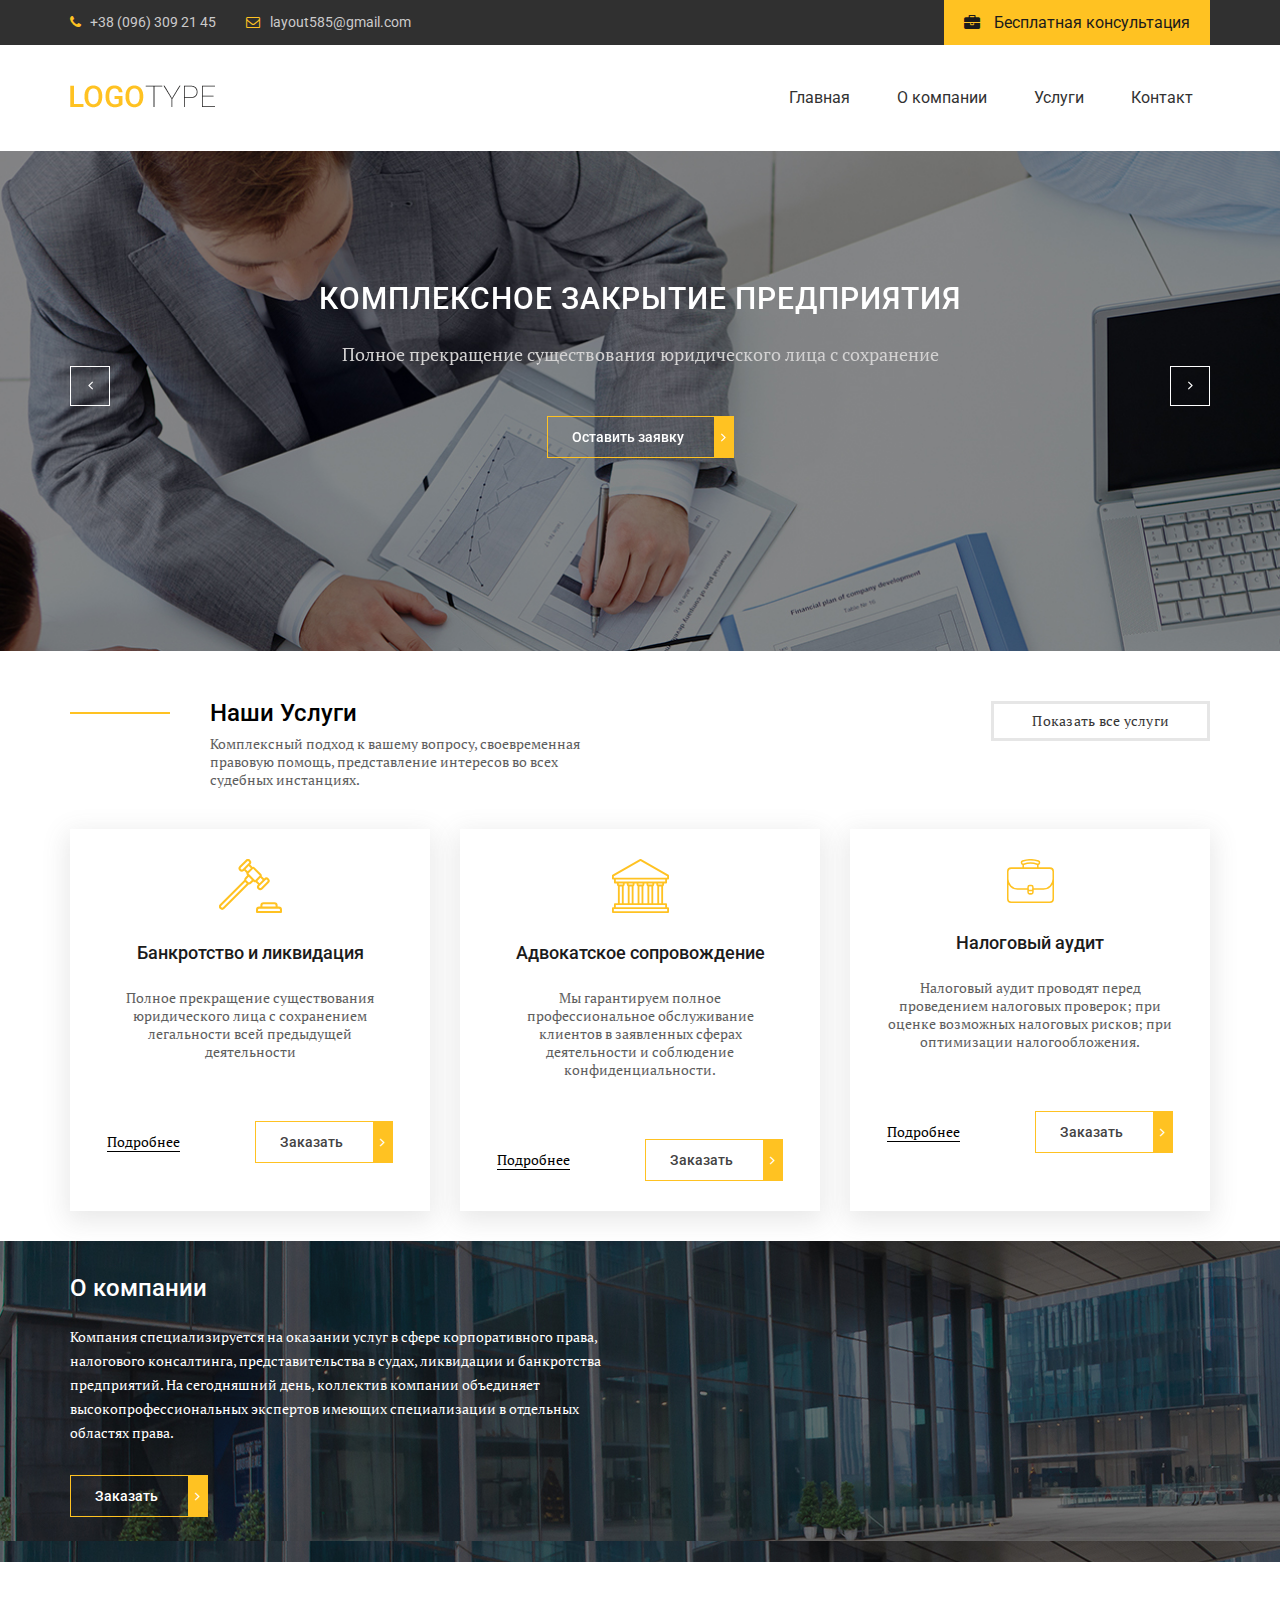
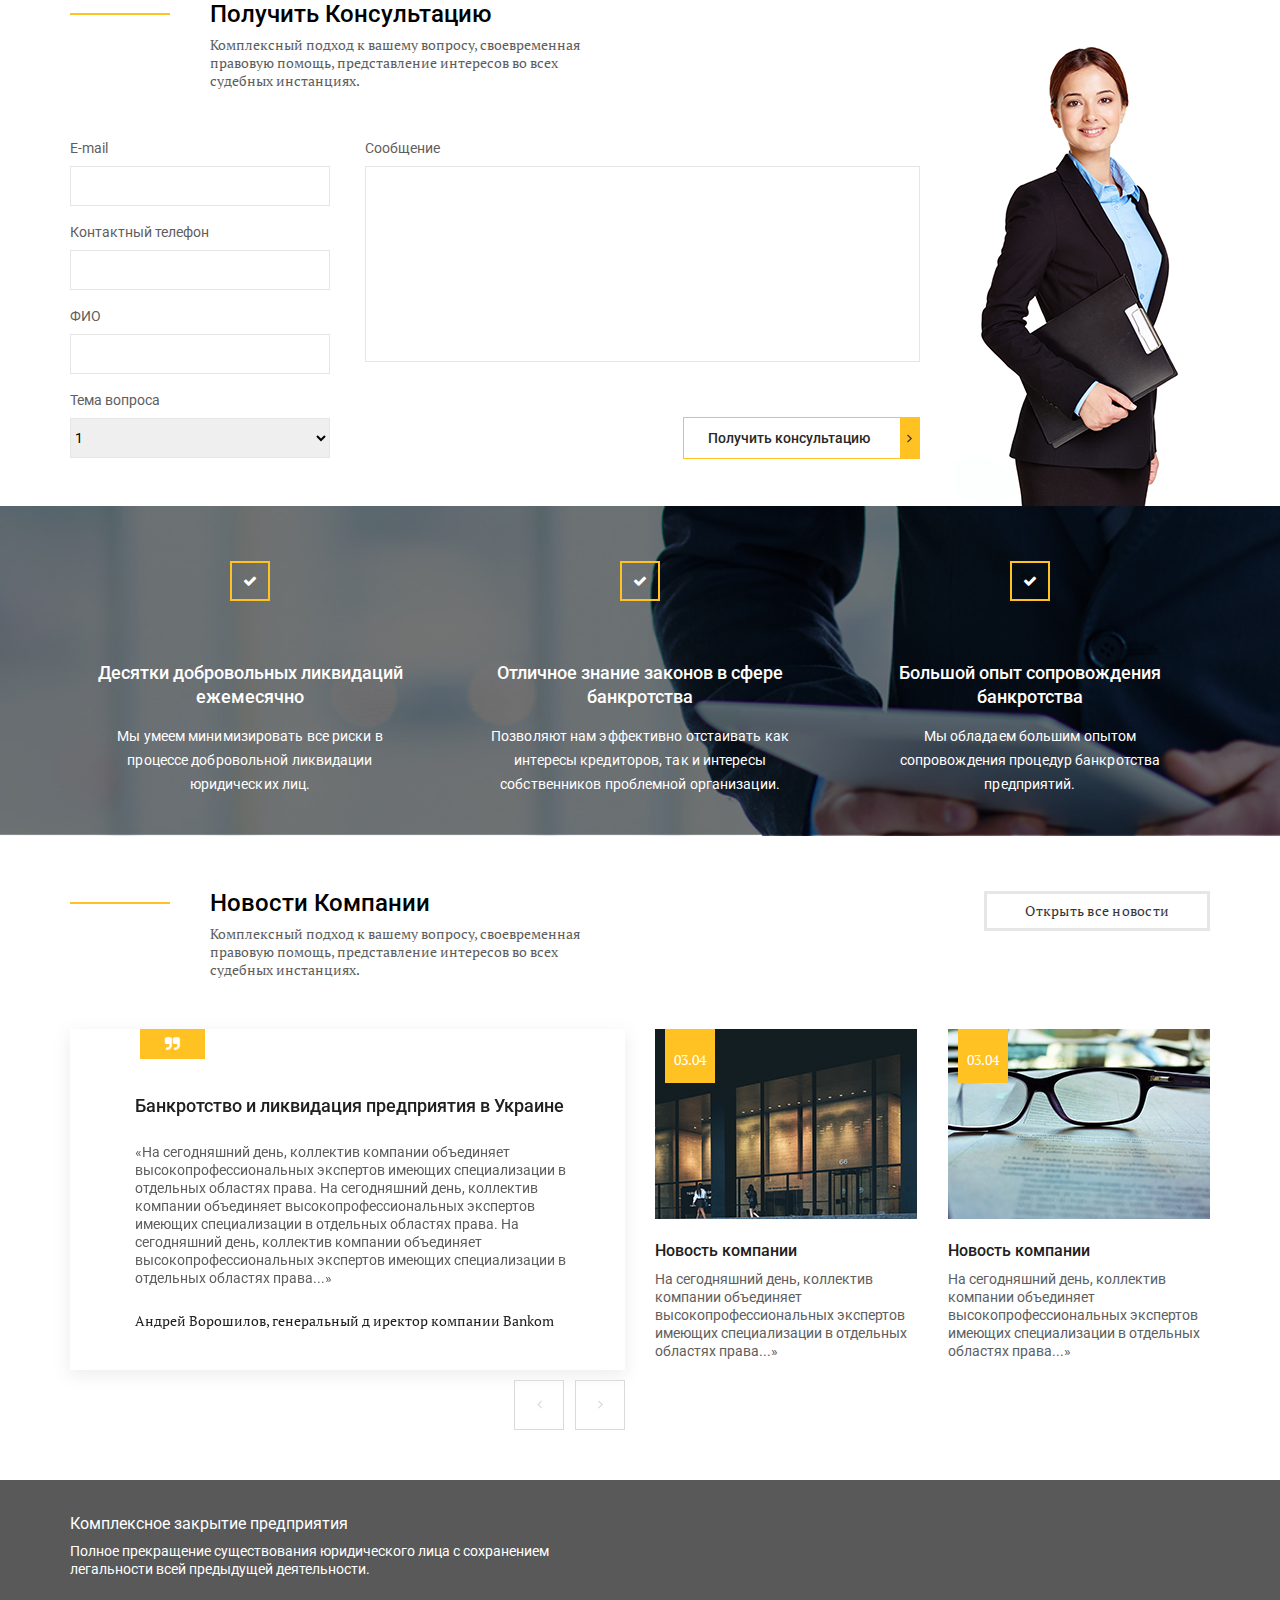
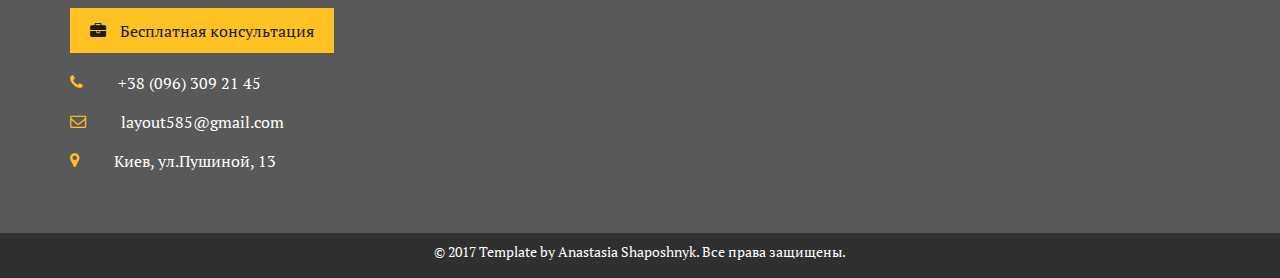
<file: project 1/index.html>
<!DOCTYPE html>
<html lang="en">

<head>
    <meta charset="UTF-8">
    <meta http-equiv="X-UA-Compatible" content="IE=edge">
    <meta name="viewport" content="width=device-width, initial-scale=1.0">
    <link rel="preconnect" href="https://fonts.gstatic.com">
    <link href="https://fonts.googleapis.com/css2?family=PT+Serif:wght@400;700&family=Roboto:wght@400;500&display=swap"
        rel="stylesheet">
    <link rel="stylesheet" href="css/normalize.css">
    <link rel="stylesheet" href="css/slick.css">
    <link rel="stylesheet" href="css/fonts.css">
    <link rel="stylesheet" href="css/style.css">
    <title>Document</title>
</head>

<body>
    <header class="header">
        <div class="header__top">
            <div class="container"><a class="header__phone" href="tel:380963092145">+38 (096) 309 21 45</a><a
                    class="header__email" href="#">layout585@gmail.com</a><a class="advice__btn" href="#">Бесплатная
                    консультация</a></div>
        </div>
        <div class="header__content">
            <div class="container">
                <div class="header__content-inner">
                    <div class="header__logo">
                        <a href="#"><img src="img/logo.png" alt=""></a>
                    </div>
                    <div class="menu__btn">
                        <div class="menu__btn-line"></div>
                        <div class="menu__btn-line"></div>
                        <div class="menu__btn-line"></div>
                    </div>
                    <nav class="menu">
                        <ul class="menu__list-items">
                            <li class="menu__list-item"><a class="menu__list-link" href="#">Главная</a></li>
                            <li class="menu__list-item"><a class="menu__list-link" href="#">О компании </a></li>
                            <li class="menu__list-item"><a class="menu__list-link" href="#">Услуги</a></li>
                            <li class="menu__list-item"><a class="menu__list-link" href="#">Контакт</a></li>
                        </ul>
                    </nav>
                </div>
            </div>
        </div>
    </header>
    <section class="slider">
        <div class="container">
            <div class="slider__inner">
                <div class="slider__item">
                    <div class="slider__item-content">
                        <h1 class="slider__title">КОМПЛЕКСНОЕ ЗАКРЫТИЕ ПРЕДПРИЯТИЯ</h1>
                        <p class="slider__text">Полное прекращение существования юридического лица с сохранение</p>
                        <div class="slider__btn default-btn">Оставить заявку</div>
                    </div>

                </div>
                <div class="slider__item">
                    <div class="slider__item-content">
                        <h1 class="slider__title">КОМПЛЕКСНОЕ ЗАКРЫТИЕ ПРЕДПРИЯТИЯ</h1>
                        <p class="slider__text">Полное прекращение существования юридического лица с сохранение</p>
                        <a class="slider__btn default-btn">Оставить заявку</a>
                    </div>

                </div>

            </div>
        </div>
    </section>

    <section class="services">
        <div class="container">
            <div class="services__top">
                <div class="title-box">
                    <div class="title">Наши Услуги</div>
                    <div class="subtitle">Комплексный подход к вашему вопросу, своевременная правовую помощь,
                        представление
                        интересов во всех судебных инстанциях.</div>
                </div>
                <div class="services__btn">
                    <a href="">
                        Показать все услуги
                    </a>
                </div>


            </div>
            <div class="services__items">
                <div class="services__item">
                    <img src="./img/services-img 1.svg" alt="">
                    <div class="services__item-title">Банкротство и ликвидация</div>
                    <div class="services__item-text">Полное прекращение существования юридического лица с сохранением
                        легальности всей предыдущей деятельности</div>
                    <div class="services__item-btn">
                        <a class="services__link" href="#">Подробнее</a>
                        <a class="services__btn default-btn">Заказать</a>
                    </div>

                </div>
                <div class="services__item">
                    <img src="./img/services_img 2.svg" alt="">
                    <div class="services__item-title">Адвокатское сопровождение</div>
                    <div class="services__item-text">Мы гарантируем полное профессиональное обслуживание клиентов в
                        заявленных сферах деятельности и соблюдение
                        конфиденциальности.</div>
                    <div class="services__item-btn">
                        <a class="services__link" href="#">Подробнее</a>
                        <a class="services__btn default-btn">Заказать</a>
                    </div>

                </div>
                <div class="services__item">
                    <img src="./img/services-img 3.svg" alt="">
                    <div class="services__item-title">Налоговый аудит</div>
                    <div class="services__item-text">Налоговый аудит проводят перед проведением налоговых проверок; при
                        оценке возможных налоговых рисков; при оптимизации налогообложения.</div>
                    <div class="services__item-btn">
                        <a class="services__link" href="#">Подробнее</a>
                        <a class="services__btn default-btn">Заказать</a>
                    </div>
                </div>
            </div>
        </div>
    </section>

    <section class="about">
        <div class="container">
            <div class="about__inner">
                <div class="about__title">О компании </div>
                <div class="about__text">
                    Компания специализируется на оказании услуг в сфере корпоративного права,
                    налогового консалтинга, представительства в судах, ликвидации и банкротства предприятий. На
                    сегодняшний
                    день, коллектив компании объединяет
                    высокопрофессиональных экспертов имеющих
                    специализации в отдельных областях права.
                </div>
                <a class="about__btn default-btn">Заказать</a>
            </div>
        </div>
    </section>


    <section class="form">
        <div class="container">
            <div class="form__inner">
                <div class="form__top">
                    <div class="title-box">
                        <div class="title">Получить Консультацию</div>
                        <div class="subtitle">Комплексный подход к вашему вопросу, своевременная правовую помощь,
                            представление интересов во всех судебных инстанциях.</div>
                    </div>

                </div>
                <div class="form__box">
                    <form action="">
                        <div class="form__box-inner">
                            <div class="user__form">
                                <label for="">
                                    E-mail
                                    <input type="text" name="" id="">
                                </label>
                                <label for="">
                                    Контактный телефон
                                    <input type="text" name="" id="">
                                </label>
                                <label for="">
                                    ФИО
                                    <input type="text" name="" id="">
                                </label>
                                <label for="">
                                    Тема вопроса
                                    <select name="" id="">
                                        <option value="">1</option>
                                        <option value="">2</option>
                                        <option value="">3</option>
                                        <option value="">4</option>
                                    </select>
                                </label>
                            </div>
                            <div class="user__massage">
                                <label for="">
                                    Сообщение
                                    <textarea name="" id="" cols="30" rows="10"></textarea>
                                </label>
                                <a class="form__btn default-btn" type="submit">Получить консультацию</a>
                            </div>
                        </div>
                    </form>
                </div>
            </div>
        </div>
    </section>
    <section class="benefits">
        <div class="container">
            <div class="benefits__items">
                <div class="benefits__item">
                    <div class="icon"> </div>
                    <div class="benefits__title">Десятки добровольных ликвидаций ежемесячно</div>
                    <div class="benefits__subtitle">
                        Мы умеем минимизировать все риски в процессе добровольной ликвидации юридических лиц.
                    </div>

                </div>
                <div class="benefits__item">
                    <div class="icon"> </div>
                    <div class="benefits__title">Отличное знание законов в сфере банкротства </div>
                    <div class="benefits__subtitle">
                        Позволяют нам эффективно отстаивать как интересы кредиторов, так и интересы собственников
                        проблемной организации.
                    </div>

                </div>
                <div class="benefits__item">
                    <div class="icon"> </div>
                    <div class="benefits__title">Большой опыт сопровождения банкротства </div>
                    <div class="benefits__subtitle">
                        Мы обладаем большим опытом сопровождения процедур банкротства предприятий.
                    </div>

                </div>

            </div>
        </div>

    </section>

    <section class="news">
        <div class="container">

            <div class="news__top">
                <div class="title-box">
                    <div class="title">Новости Компании</div>
                    <div class="subtitle">Комплексный подход к вашему вопросу, своевременная правовую помощь,
                        представление интересов во всех судебных инстанциях.</div>
                </div>
                <div class="services__btn">
                    <a href="">
                        Открыть все новости
                    </a>
                </div>


            </div>
            <div class="news__inner">
                <div class="news__slider">
                    <div class="news__slider-item">

                        <a class="news__slider-title" href="">Банкротство и ликвидация предприятия в Украине</a>
                        <p class="news__slider-text">
                            «На сегодняшний день, коллектив компании объединяет высокопрофессиональных экспертов имеющих
                            специализации в отдельных областях права. На сегодняшний день, коллектив компании объединяет
                            высокопрофессиональных экспертов имеющих специализации в отдельных областях права. На
                            сегодняшний день, коллектив компании объединяет высокопрофессиональных экспертов имеющих
                            специализации в отдельных областях права...»
                        </p>
                        <a class="news__slider-author" href="">Андрей Ворошилов, генеральный д иректор компании
                            Bankom</a>
                    </div>
                    <div class="news__slider-item">

                        <a class="news__slider-title" href="">Банкротство и ликвидация предприятия в Украине</a>
                        <p class="news__slider-text">
                            «На сегодняшний день, коллектив компании объединяет высокопрофессиональных экспертов имеющих
                            специализации в отдельных областях права. На сегодняшний день, коллектив компании объединяет
                            высокопрофессиональных экспертов имеющих специализации в отдельных областях права. На
                            сегодняшний день, коллектив компании объединяет высокопрофессиональных экспертов имеющих
                            специализации в отдельных областях права...»
                        </p>
                        <a class="news__slider-author" href="">Андрей Ворошилов, генеральный д иректор компании
                            Bankom</a>
                    </div>
                </div>
                <div class="news__blog">
                    <div class="check__data-one">03.04</div>
                    <img src="./img/blog-img1.jpg" alt="">
                    <a class="news__blog-title" href="">Новость компании</a>
                    <p class="news__blog-text">
                        На сегодняшний день, коллектив компании объединяет высокопрофессиональных экспертов имеющих
                        специализации в отдельных областях права...»
                    </p>
                </div>
                <div class="news__blog">
                    <div class="check__data-two">03.04</div>
                    <img src="./img/blog-img2.jpg" alt="">

                    <a class="news__blog-title" href="">Новость компании</a>
                    <p class="news__blog-text">
                        На сегодняшний день, коллектив компании объединяет высокопрофессиональных экспертов имеющих
                        специализации в отдельных областях права...»
                    </p>
                </div>
            </div>
        </div>
    </section>
    <footer class="footer">
        <div class="footer__content">
            <div class="container">
                <div class="footer__info">
                    <p class="footer__title">Комплексное закрытие предприятия</p>
                    <p class="footer__text">Полное прекращение существования юридического лица с сохранением легальности
                        всей предыдущей деятельности.</p>
                    <a class="advice__btn" href="#">Бесплатная консультация</a>
                    <ul class="footer_contacts-items">
                        <li class="footer__contacts-item"><a class="footer__contacts-link tel" href="">+38 (096) 309 21
                                45</a></li>
                        <li class="footer__contacts-item"><a class="footer__contacts-link email"
                                href="">layout585@gmail.com</a></li>
                        <li class="footer__contacts-item"><a class="footer__contacts-link adres" href="">Киев,
                                ул.Пушиной,
                                13</a></li>
                    </ul>
                </div>
                <div class="footer__map">
                    <iframe class="map"
                        src="https://www.google.com/maps/embed?pb=!1m18!1m12!1m3!1d2540.124391996489!2d30.364922015731644!3d50.457408279476354!2m3!1f0!2f0!3f0!3m2!1i1024!2i768!4f13.1!3m3!1m2!1s0x40d4cc919501b4ef%3A0x71a476f68f4c8246!2z0LLRg9C70LjRhtGPINCk0LXQvtC00L7RgNC4INCf0YPRiNC40L3QvtGXLCAxMywg0JrQuNGX0LIsIDAyMDAw!5e0!3m2!1suk!2sua!4v1615374215401!5m2!1suk!2sua"
                        width="600" height="450" style="border:0;" allowfullscreen="" loading="lazy"></iframe>
                </div>

            </div>
            <div class="footer__copy">
                <div class="container">
                    <div class="copy__text">
                        © 2017 Template by Anastasia Shaposhnyk. Все права защищены.
                    </div>
                </div>
            </div>
        </div>
    </footer>




    <script src="https://cdnjs.cloudflare.com/ajax/libs/jquery/3.5.1/jquery.min.js"
        integrity="sha512-bLT0Qm9VnAYZDflyKcBaQ2gg0hSYNQrJ8RilYldYQ1FxQYoCLtUjuuRuZo+fjqhx/qtq/1itJ0C2ejDxltZVFg=="
        crossorigin="anonymous"></script>
    <script src="slick.min.js"></script>
    <script src="index.js"></script>
</body>

</html>
</file>
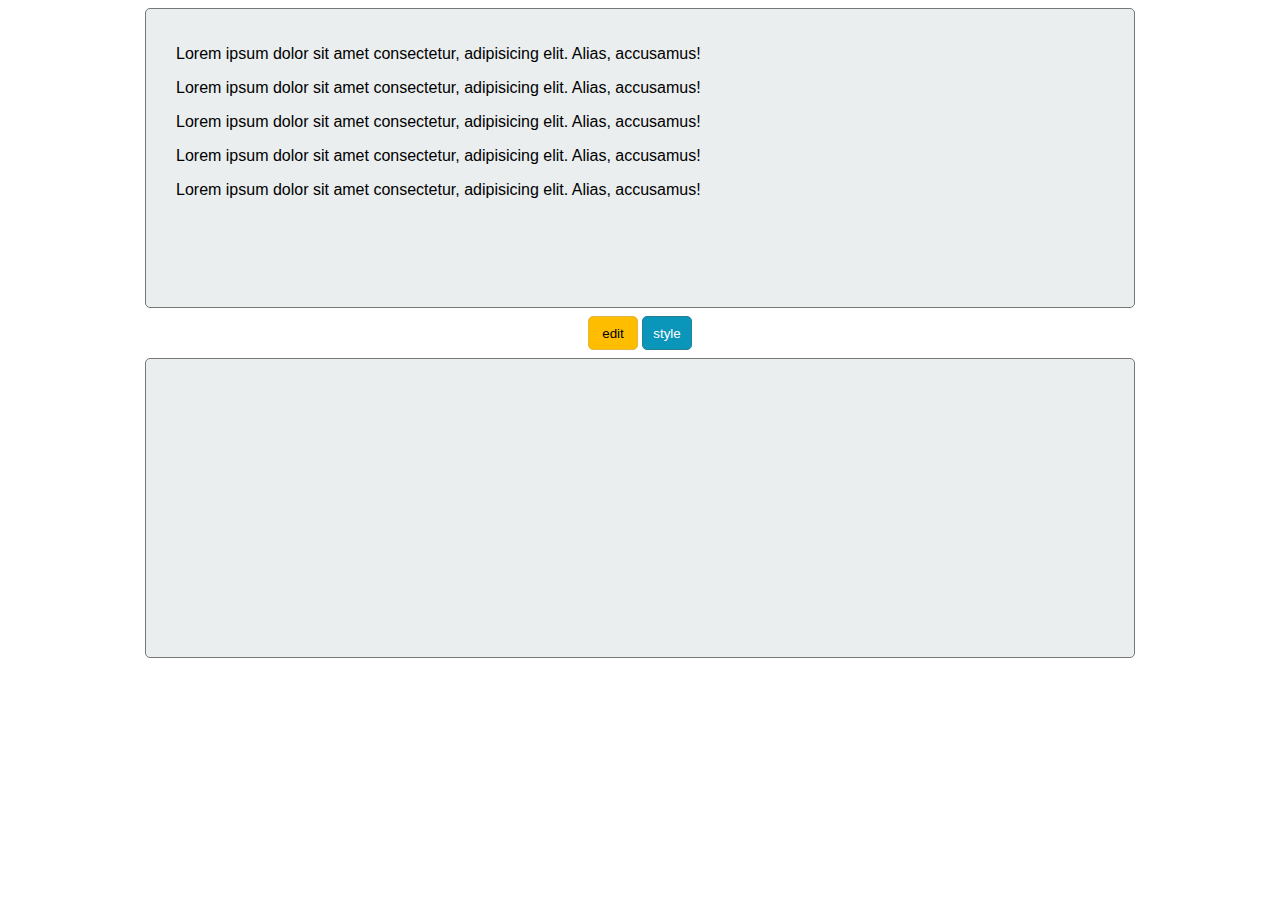
<file: task-text-editor/index.html>
<!DOCTYPE html>
<html lang="en">

<head>
    <meta charset="UTF-8">
    <meta name="viewport" content="width=device-width, initial-scale=1.0">
    <title>Document</title>
    <link rel="stylesheet" href="./styles/main.css">
</head>

<body>

    <div class="container">
        <div class="first-step">
            <div class="top">
                <p>Lorem ipsum dolor sit amet consectetur, adipisicing elit. Alias, accusamus!</p>
                <p>Lorem ipsum dolor sit amet consectetur, adipisicing elit. Alias, accusamus!</p>
                <p>Lorem ipsum dolor sit amet consectetur, adipisicing elit. Alias, accusamus!</p>
                <p>Lorem ipsum dolor sit amet consectetur, adipisicing elit. Alias, accusamus!</p>
                <p>Lorem ipsum dolor sit amet consectetur, adipisicing elit. Alias, accusamus!</p>
            </div>
            <div class="buttons">
                <div>
                    <button type="button" class="yellowBtn" onclick="editBtn()">edit</button>
                    <button type="button" class="blueBtn" onclick="styleBtn()">style</button>
                </div>
            </div>
            <div class="bottom">
                <div class="edit-block hidden">
                    <form>
                        <textarea class="area" cols="30" rows="10"></textarea>
                        <button type="button" class="redBtn" onclick="addBtn()">add</button>
                        <button type="button" class="greenBtn" onclick="saveBtn()">save</button>
                    </form>
                </div>
                <div class="style-block hidden">
                    <form class="form-size">
                        <h2>Font Size:</h2>
                        <div>
                            <div class="radio-wrapper">
                                <input type="radio" name="size" value="12px" id="size12" onclick="fontSize()">
                                <label for="size12" class="radioMark">
                                    <h4>12px</h4>
                                </label>
                            </div>
                            <div class="radio-wrapper">
                                <input type="radio" name="size" value="14px" id="size14" onclick="fontSize()">
                                <label for="size14" class="radioMark">
                                    <h4>14px</h4>
                                </label>
                            </div>
                            <div class="radio-wrapper">
                                <input type="radio" name="size" value="16px" id="size16" onclick="fontSize()" checked>
                                <label for="size16" class="radioMark">
                                    <h4>16px</h4>
                                </label>
                            </div>
                            <div class="radio-wrapper">
                                <input type="radio" name="size" value="18px" id="size18" onclick="fontSize()">
                                <label for="size18" class="radioMark">
                                    <h4>18px</h4>
                                </label>
                            </div>
                            <div class="radio-wrapper">
                                <input type="radio" name="size" value="20px" id="size20" onclick="fontSize()">
                                <label for="size20" class="radioMark">
                                    <h4>20px</h4>
                                </label>
                            </div>
                        </div>
                    </form>
                    <div class="customselect">
                        <h2>Font Family:</h2>
                        <input class="changeFont" type="text" placeholder="Choose option" readonly>
                        <ul class="fonts">
                            <li class="cursive" onmousedown="selectFont()">cursive</li>
                            <li class="fantasy" onmousedown="selectFont()">fantasy</li>
                            <li class="monospace" onmousedown="selectFont()">monospace</li>
                            <li class="sans-serif" onmousedown="selectFont()">sans-serif</li>
                        </ul>
                    </div>
                    <form name="form-colors">
                        <h2>Colors:</h2>
                        <button type="button" class="textColor grayBtn" name="text color" onclick="boxColor()">Color of
                            text</button>
                        <button type="button" class="backColor grayBtn" name="back color"
                            onclick="boxColor()">Background
                            color</button>
                    </form>
                    <form name="form-style">
                        <h2>Style:</h2>
                        <div class="checkboxs">
                            <div class="checkbox-wrapper">
                                <input type="checkbox" name="weight" id="checkWeight" onclick="fontWeight()">
                                <label for="checkWeight" class="checkbox">
                                    <h3>Bold text</h3>
                                </label>
                            </div>
                            <div class="checkbox-wrapper">
                                <input type="checkbox" name="style" id="checkStyle" onclick="fontStyle()">
                                <label for="checkStyle" class="checkbox">
                                    <h3>Italic text</h3>
                                </label>
                            </div>
                        </div>
                    </form>
                </div>
            </div>
        </div>
        <div class="second-step hidden">
            <div class="SecondStepTopBlock">
                <h1>Choose what you want:</h1>
                <label onclick="reset()">
                    <h3>Back</h3>
                </label>
            </div>
            <form class="form-create">
                <div class="radio-wrapper">
                    <input type="radio" name="radioForm" value="table" id="formTable">
                    <label for="formTable" class="radioMark" onclick="checkedTable()">
                        <h4>table</h4>
                    </label>
                </div>
                <div class="radio-wrapper">
                    <input type="radio" name="radioForm" value="list" id="formList">
                    <label for="formList" class="radioMark" onclick="checkedList()">
                        <h4>list</h4>
                    </label>
                </div>
            </form>
            <div class="table-box hidden">
                <form name="form-create-table">
                    <div class="create-table-tr">
                        <h4>Count TR:</h4>
                        <input type="text" name="tr" class="countTr" placeholder="Count TR:">
                    </div>
                    <div class="create-table-td">
                        <h4>Count TD:</h4>
                        <input type="text" name="td" class="countTd" placeholder="Count TD:">
                    </div>
                    <h3 class="style-table">Add style to your table:</h3>
                    <div class="table-width-td">
                        <h4>Width of TD:</h4>
                        <input type="text" name="td" class="widthTd" placeholder="Width of TD:">
                    </div>
                    <div class="table-height-td">
                        <h4>Height of TD:</h4>
                        <input type="text" name="td" class="heightTd" placeholder="Height of TD:">
                    </div>
                    <div class="table-border-set">
                        <div class="table-border-width">
                            <h4>Width of border:</h4>
                            <input type="text" name="width border" class="borderWidth" placeholder="Width:">
                        </div>
                        <div class="customselect">
                            <h4>Type of border:</h4>
                            <input class="changeBorderStyle" value="solid" type="text" placeholder="Choose option"
                                readonly>
                            <ul class="borderStyle">
                                <li onmousedown="selectValue()">hidden</li>
                                <li onmousedown="selectValue()">double</li>
                                <li onmousedown="selectValue()">solid</li>
                                <li onmousedown="selectValue()">dotted</li>
                            </ul>
                        </div>
                        <div class="customselect">
                            <h4>Color of border:</h4>
                            <input class="changeBorderColor" value="black" type="text" placeholder="Choose option"
                                readonly>
                            <ul class="borderColors">
                                <li onmousedown="selectValue()">black</li>
                                <li onmousedown="selectValue()">red</li>
                                <li onmousedown="selectValue()">blue</li>
                                <li onmousedown="selectValue()">green</li>
                            </ul>
                        </div>
                    </div>
                    <input type="button" class="buttonCreateTable" value="Create table" onclick="createTable()">
                </form>
            </div>
            <div class="list-box hidden">
                <div class="create-list-count">
                    <h4>Count Li:</h4>
                    <input type="text" name="count list" class="countLi" placeholder="Count TR:">
                </div>
                <div class="customselect">
                    <h4>Type of marks:</h4>
                    <input class="changeListMarks" value="circle" type="text" placeholder="Choose option" readonly>
                    <ul class="listMarks">
                        <li onmousedown="selectValue()">circle</li>
                        <li onmousedown="selectValue()">disc</li>
                        <li onmousedown="selectValue()">square</li>
                        <li onmousedown="selectValue()">none</li>
                    </ul>
                </div>
                <input type="button" class="buttonCreateList" value="Create list" onclick="createList()">
            </div>
        </div>
    </div>

    <script src="./js/main.js"></script>
</body>

</html>
</file>
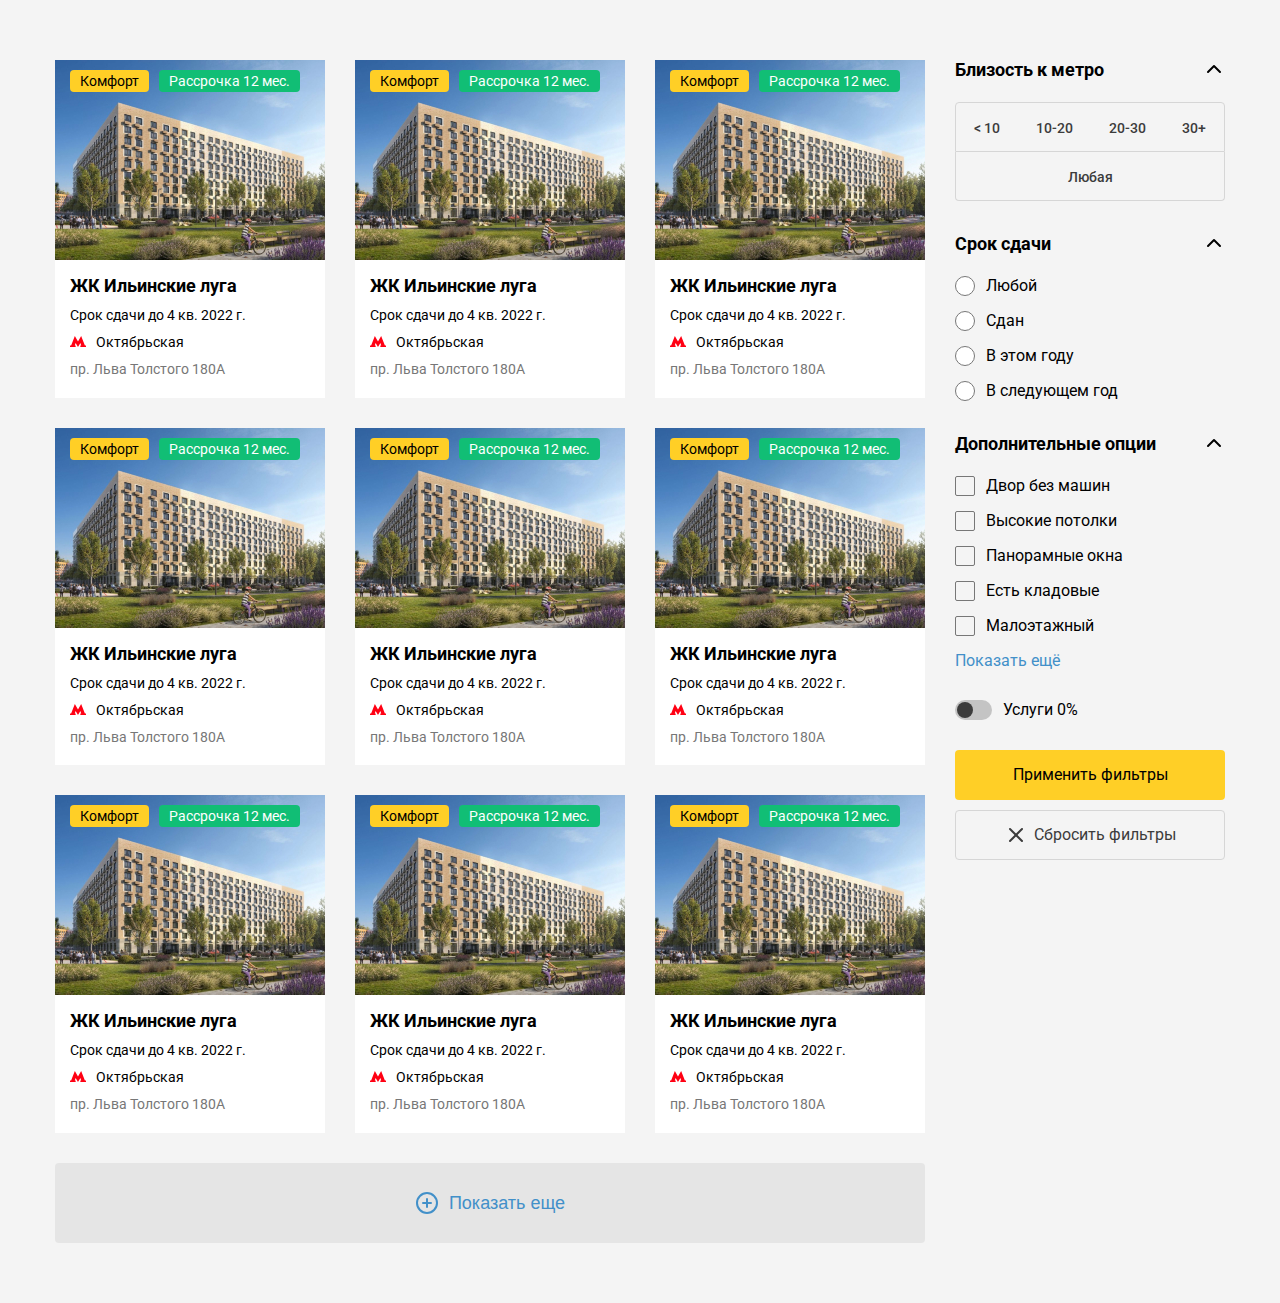
<file: test-project-html/index.html>
<!DOCTYPE html>
<html lang="en">

<head>
    <meta charset="UTF-8">
    <meta name="viewport" content="width=device-width, initial-scale=1.0">
    <title>Тестовое задание</title>
    <link rel="stylesheet" href="./css/main.css">
    <link href="https://fonts.googleapis.com/css2?family=Roboto:wght@400;500;700&display=swap" rel="stylesheet">
</head>

<body>

    <div class="toggle-sidebar">
        <button class="menu-icon-wrapper">
            <div class="menu-icon"></div>
        </button>
    </div>

    <div class="container">
        <div class="row">
            <main class="main cards-holder">

                <a class="card-link" href="#">
                    <div class="card">
                        <div class="card__badges">
                            <div class="card__badge card__badge--class">Комфорт</div>
                            <div class="card__badge card__badge--credit">Рассрочка 12 мес.</div>
                        </div>
                        <div class="card__img">
                            <img src="./img/cards/img.jpg" alt="ЖК Ильинские луга">
                        </div>
                        <div class="card__content">
                            <h4 class="card__title">ЖК Ильинские луга</h4>
                            <div class="card__term">Срок сдачи до 4 кв. 2022 г.</div>
                            <div class="card__metro">Октябрьская</div>
                            <div class="card__address">пр. Льва Толстого 180А</div>
                        </div>
                    </div>
                </a>

                <a class="card-link" href="#">
                    <div class="card">
                        <div class="card__badges">
                            <div class="card__badge card__badge--class">Комфорт</div>
                            <div class="card__badge card__badge--credit">Рассрочка 12 мес.</div>
                        </div>
                        <div class="card__img">
                            <img src="./img/cards/img.jpg" alt="ЖК Ильинские луга">
                        </div>
                        <div class="card__content">
                            <h4 class="card__title">ЖК Ильинские луга</h4>
                            <div class="card__term">Срок сдачи до 4 кв. 2022 г.</div>
                            <div class="card__metro">Октябрьская</div>
                            <div class="card__address">пр. Льва Толстого 180А</div>
                        </div>
                    </div>
                </a>

                <a class="card-link" href="#">
                    <div class="card">
                        <div class="card__badges">
                            <div class="card__badge card__badge--class">Комфорт</div>
                            <div class="card__badge card__badge--credit">Рассрочка 12 мес.</div>
                        </div>
                        <div class="card__img">
                            <img src="./img/cards/img.jpg" alt="ЖК Ильинские луга">
                        </div>
                        <div class="card__content">
                            <h4 class="card__title">ЖК Ильинские луга</h4>
                            <div class="card__term">Срок сдачи до 4 кв. 2022 г.</div>
                            <div class="card__metro">Октябрьская</div>
                            <div class="card__address">пр. Льва Толстого 180А</div>
                        </div>
                    </div>
                </a>

                <a class="card-link" href="#">
                    <div class="card">
                        <div class="card__badges">
                            <div class="card__badge card__badge--class">Комфорт</div>
                            <div class="card__badge card__badge--credit">Рассрочка 12 мес.</div>
                        </div>
                        <div class="card__img">
                            <img src="./img/cards/img.jpg" alt="ЖК Ильинские луга">
                        </div>
                        <div class="card__content">
                            <h4 class="card__title">ЖК Ильинские луга</h4>
                            <div class="card__term">Срок сдачи до 4 кв. 2022 г.</div>
                            <div class="card__metro">Октябрьская</div>
                            <div class="card__address">пр. Льва Толстого 180А</div>
                        </div>
                    </div>
                </a>

                <a class="card-link" href="#">
                    <div class="card">
                        <div class="card__badges">
                            <div class="card__badge card__badge--class">Комфорт</div>
                            <div class="card__badge card__badge--credit">Рассрочка 12 мес.</div>
                        </div>
                        <div class="card__img">
                            <img src="./img/cards/img.jpg" alt="ЖК Ильинские луга">
                        </div>
                        <div class="card__content">
                            <h4 class="card__title">ЖК Ильинские луга</h4>
                            <div class="card__term">Срок сдачи до 4 кв. 2022 г.</div>
                            <div class="card__metro">Октябрьская</div>
                            <div class="card__address">пр. Льва Толстого 180А</div>
                        </div>
                    </div>
                </a>

                <a class="card-link" href="#">
                    <div class="card">
                        <div class="card__badges">
                            <div class="card__badge card__badge--class">Комфорт</div>
                            <div class="card__badge card__badge--credit">Рассрочка 12 мес.</div>
                        </div>
                        <div class="card__img">
                            <img src="./img/cards/img.jpg" alt="ЖК Ильинские луга">
                        </div>
                        <div class="card__content">
                            <h4 class="card__title">ЖК Ильинские луга</h4>
                            <div class="card__term">Срок сдачи до 4 кв. 2022 г.</div>
                            <div class="card__metro">Октябрьская</div>
                            <div class="card__address">пр. Льва Толстого 180А</div>
                        </div>
                    </div>
                </a>

                <a class="card-link" href="#">
                    <div class="card">
                        <div class="card__badges">
                            <div class="card__badge card__badge--class">Комфорт</div>
                            <div class="card__badge card__badge--credit">Рассрочка 12 мес.</div>
                        </div>
                        <div class="card__img">
                            <img src="./img/cards/img.jpg" alt="ЖК Ильинские луга">
                        </div>
                        <div class="card__content">
                            <h4 class="card__title">ЖК Ильинские луга</h4>
                            <div class="card__term">Срок сдачи до 4 кв. 2022 г.</div>
                            <div class="card__metro">Октябрьская</div>
                            <div class="card__address">пр. Льва Толстого 180А</div>
                        </div>
                    </div>
                </a>

                <a class="card-link" href="#">
                    <div class="card">
                        <div class="card__badges">
                            <div class="card__badge card__badge--class">Комфорт</div>
                            <div class="card__badge card__badge--credit">Рассрочка 12 мес.</div>
                        </div>
                        <div class="card__img">
                            <img src="./img/cards/img.jpg" alt="ЖК Ильинские луга">
                        </div>
                        <div class="card__content">
                            <h4 class="card__title">ЖК Ильинские луга</h4>
                            <div class="card__term">Срок сдачи до 4 кв. 2022 г.</div>
                            <div class="card__metro">Октябрьская</div>
                            <div class="card__address">пр. Льва Толстого 180А</div>
                        </div>
                    </div>
                </a>

                <a class="card-link" href="#">
                    <div class="card">
                        <div class="card__badges">
                            <div class="card__badge card__badge--class">Комфорт</div>
                            <div class="card__badge card__badge--credit">Рассрочка 12 мес.</div>
                        </div>
                        <div class="card__img">
                            <img src="./img/cards/img.jpg" alt="ЖК Ильинские луга">
                        </div>
                        <div class="card__content">
                            <h4 class="card__title">ЖК Ильинские луга</h4>
                            <div class="card__term">Срок сдачи до 4 кв. 2022 г.</div>
                            <div class="card__metro">Октябрьская</div>
                            <div class="card__address">пр. Льва Толстого 180А</div>
                        </div>
                    </div>
                </a>

                <a class="card-link card-link--hidden" href="#">
                    <div class="card">
                        <div class="card__badges">
                            <div class="card__badge card__badge--class">Комфорт</div>
                            <div class="card__badge card__badge--credit">Рассрочка 12 мес.</div>
                        </div>
                        <div class="card__img">
                            <img src="./img/cards/img.jpg" alt="ЖК Ильинские луга">
                        </div>
                        <div class="card__content">
                            <h4 class="card__title">ЖК Ильинские луга</h4>
                            <div class="card__term">Срок сдачи до 4 кв. 2022 г.</div>
                            <div class="card__metro">Октябрьская</div>
                            <div class="card__address">пр. Льва Толстого 180А</div>
                        </div>
                    </div>
                </a>

                <a class="card-link card-link--hidden" href="#">
                    <div class="card">
                        <div class="card__badges">
                            <div class="card__badge card__badge--class">Комфорт</div>
                            <div class="card__badge card__badge--credit">Рассрочка 12 мес.</div>
                        </div>
                        <div class="card__img">
                            <img src="./img/cards/img.jpg" alt="ЖК Ильинские луга">
                        </div>
                        <div class="card__content">
                            <h4 class="card__title">ЖК Ильинские луга</h4>
                            <div class="card__term">Срок сдачи до 4 кв. 2022 г.</div>
                            <div class="card__metro">Октябрьская</div>
                            <div class="card__address">пр. Льва Толстого 180А</div>
                        </div>
                    </div>
                </a>

                <a class="card-link card-link--hidden" href="#">
                    <div class="card">
                        <div class="card__badges">
                            <div class="card__badge card__badge--class">Комфорт</div>
                            <div class="card__badge card__badge--credit">Рассрочка 12 мес.</div>
                        </div>
                        <div class="card__img">
                            <img src="./img/cards/img.jpg" alt="ЖК Ильинские луга">
                        </div>
                        <div class="card__content">
                            <h4 class="card__title">ЖК Ильинские луга</h4>
                            <div class="card__term">Срок сдачи до 4 кв. 2022 г.</div>
                            <div class="card__metro">Октябрьская</div>
                            <div class="card__address">пр. Льва Толстого 180А</div>
                        </div>
                    </div>
                </a>


                <button class="btn-more">
                    <img src="./img/icons/plus-circle.svg" alt="Show more icon">
                    <span>Показать еще</span>
                </button>
            </main>
            <aside class="sidebar">

                <form>


                    <div class="widget">
                        <div class="widget__title">
                            Близость к метро
                        </div>
                        <div class="widget__body">


                            <div class="location">
                                <div class="location__row">

                                    <input type="checkbox" data-location-param id="location-01"
                                        class="location__checkbox">
                                    <label class="location__btn" for="location-01">&lt; 10</label>

                                    <input type="checkbox" data-location-param id="location-02"
                                        class="location__checkbox">
                                    <label class="location__btn" for="location-02">10-20</label>

                                    <input type="checkbox" data-location-param id="location-03"
                                        class="location__checkbox">
                                    <label class="location__btn" for="location-03">20-30</label>

                                    <input type="checkbox" data-location-param id="location-04"
                                        class="location__checkbox">
                                    <label class="location__btn" for="location-04">30+</label>
                                </div>
                                <div class="location__row">
                                    <input type="checkbox" id="location-05" class="location__checkbox">
                                    <label class="location__btn" for="location-05">Любая</label>
                                </div>
                            </div>


                        </div>
                    </div>

                    <div class="widget">
                        <div class="widget__title">
                            Срок сдачи
                        </div>
                        <div class="widget__body">

                            <label class="radio">
                                <input type="radio" class="radio__real" name="term">
                                <span class="radio__fake"></span>
                                <span class="radio__title">Любой</span>
                            </label>

                            <label class="radio">
                                <input type="radio" class="radio__real" name="term">
                                <span class="radio__fake"></span>
                                <span class="radio__title">Сдан</span>
                            </label>

                            <label class="radio">
                                <input type="radio" class="radio__real" name="term">
                                <span class="radio__fake"></span>
                                <span class="radio__title">В этом году</span>
                            </label>

                            <label class="radio">
                                <input type="radio" class="radio__real" name="term">
                                <span class="radio__fake"></span>
                                <span class="radio__title">В следующем год</span>
                            </label>

                        </div>
                    </div>

                    <div class="widget">
                        <div class="widget__title">
                            Дополнительные опции
                        </div>
                        <div class="widget__body">

                            <label class="checkbox">
                                <input type="checkbox" class="checkbox__real" name="value-01">
                                <span class="checkbox__fake"></span>
                                <span class="checkbox__title">Двор без машин</span>
                            </label>
                            <label class="checkbox">
                                <input type="checkbox" class="checkbox__real" name="value-02">
                                <span class="checkbox__fake"></span>
                                <span class="checkbox__title">Высокие потолки</span>
                            </label>
                            <label class="checkbox">
                                <input type="checkbox" class="checkbox__real" name="value-03">
                                <span class="checkbox__fake"></span>
                                <span class="checkbox__title">Панорамные окна</span>
                            </label>
                            <label class="checkbox">
                                <input type="checkbox" class="checkbox__real" name="value-04">
                                <span class="checkbox__fake"></span>
                                <span class="checkbox__title">Есть кладовые</span>
                            </label>
                            <label class="checkbox">
                                <input type="checkbox" class="checkbox__real" name="value-05">
                                <span class="checkbox__fake"></span>
                                <span class="checkbox__title">Малоэтажный</span>
                            </label>


                            <label class="checkbox checkbox--hidden">
                                <input type="checkbox" class="checkbox__real" name="value-06">
                                <span class="checkbox__fake"></span>
                                <span class="checkbox__title">Дополнительный пункт 1</span>
                            </label>
                            <label class="checkbox checkbox--hidden">
                                <input type="checkbox" class="checkbox__real" name="value-07">
                                <span class="checkbox__fake"></span>
                                <span class="checkbox__title">Дополнительный пункт 2</span>
                            </label>
                            <label class="checkbox checkbox--hidden">
                                <input type="checkbox" class="checkbox__real" name="value-08">
                                <span class="checkbox__fake"></span>
                                <span class="checkbox__title">Дополнительный пункт 3</span>
                            </label>

                            <button data-options="hidden" class="widget__btn-show-hidden">Показать ещё</button>

                        </div>
                    </div>

                    <div class="widget widget--top-30">
                        <div class="widget__body">

                            <label class="toggle">
                                <input type="checkbox" class="toggle__real" name="comission">
                                <span class="toggle__fake"></span>
                                <span class="toggle__title">Услуги 0%</span>
                            </label>

                        </div>
                    </div>

                    <div class="widget widget--top-30">
                        <div class="widget__body">
                            <button class="form-btn form-btn--submit">Применить фильтры</button>
                            <button type="reset" class="form-btn">
                                <img src="./img/icons/x.svg" alt="Сбросить фильтры">
                                <span>Сбросить фильтры</span>
                            </button>
                        </div>
                    </div>


                </form>

            </aside>
        </div>
    </div>

    <script src="./js/main.js"></script>

</body>

</html>
</file>
<file: project 1/css/fonts.css>
@font-face {
  font-family: 'icomoon';
  src: url('../fonts/icomoon.eot?wfq3mh');
  src: url('../fonts/icomoon.eot?wfq3mh#iefix') format('embedded-opentype'),
    url('../fonts/icomoon.ttf?wfq3mh') format('truetype'),
    url('../fonts/icomoon.woff?wfq3mh') format('woff'),
    url('../fonts/icomoon.svg?wfq3mh#icomoon') format('svg');
  font-weight: normal;
  font-style: normal;
  font-display: block;
}

[class^="icon-"],
[class*=" icon-"] {
  /* use !important to prevent issues with browser extensions that change fonts */
  font-family: 'icomoon' !important;
  speak: never;
  font-style: normal;
  font-weight: normal;
  font-variant: normal;
  text-transform: none;
  line-height: 1;

  /* Better Font Rendering =========== */
  -webkit-font-smoothing: antialiased;
  -moz-osx-font-smoothing: grayscale;
}

.icon-envelope-o:before {
  content: "\f003";
}

.icon-check:before {
  content: "\f00c";
}

.icon-map-marker:before {
  content: "\f041";
}

.icon-phone:before {
  content: "\f095";
}

.icon-briefcase:before {
  content: "\f0b1";
}

.icon-bars:before {
  content: "\f0c9";
}

.icon-navicon:before {
  content: "\f0c9";
}

.icon-reorder:before {
  content: "\f0c9";
}

.icon-angle-left:before {
  content: "\f104";
}

.icon-angle-right:before {
  content: "\f105";
}

.icon-quote-right:before {
  content: "\f10e";
}
</file>
<file: project 1/css/style.css>
* {
    box-sizing: border-box;
    padding: 0;
    margin: 0;
}

a {
    text-decoration: none;
    display: inline-block;
}

ul,
li {
    list-style: none;
    margin: 0;
    padding: 0;
}

body {
    font-family: 'PT Serif', serif;
    font-weight: 400;
    font-size: 14px;
    line-height: 18px;
    color: #5e5e5e;
}

.header {
    font-family: 'Roboto', sans-serif;
}

.container {
    max-width: 1170px;
    margin: 0 auto;
    padding: 0 15px;
}

.header__top {
    background-color: #303030;
}

.advice__btn {
    float: right;
    line-height: 36px;
    font-size: 16px;
    color: #1b1b1b;
    background-color: #ffc222;
    padding: 5px 20px 4px 50px;
    position: relative;


}

.advice__btn::before {
    content: "\f0b1";
    font-family: 'icomoon';
    position: absolute;
    left: 20px;
    color: #1b1b1b;
}





.header__phone,
.header__email {
    color: #cbcacb;
    letter-spacing: 0.25;
    line-height: 45px;
    position: relative;
}

.header__phone {
    padding-left: 20px;
    padding-right: 30px;
}

.header__phone::before {
    content: "\f095";
    font-family: 'icomoon';
    position: absolute;
    left: 0;
    color: #ffc222;


}

.header__email {
    padding-left: 24px;
}

.header__email::before {
    content: "\f003";
    font-family: 'icomoon';
    position: absolute;
    left: 0;
    color: #ffc222;


}

.menu__list-item {
    display: inline-block;
}


.header__content {
    padding: 34px 23px;
}

.header__content-inner {
    display: flex;
    justify-content: space-between;
    align-items: center;
}

.menu__list-link {
    color: #323232;
    font-size: 16px;
    line-height: 36px;
    border: 1px solid transparent;
    padding: 0 16px;
    transition: all .3s;

}

.menu__list-link:hover {
    border-color: #ffc222;
}

.menu__list-item+.menu__list-item {
    padding-left: 10px;
}

.slider {
    background-image: url(../img/slider-fon.jpg);
    background-repeat: no-repeat;
    background-size: cover;
    background-position: center;
    min-height: 500px;

}

.slider__item-content {
    text-align: center;
    padding-top: 110px;
    max-width: 665px;
    margin: 0 auto;


}

.slider__title {
    font-family: 'Roboto', sans-serif;
    text-transform: uppercase;
    font-size: 30px;
    line-height: 36px;
    color: #fff;
    font-weight: 500;
    letter-spacing: 1px;
    margin-bottom: 25px;
}

.slider__text {
    line-height: 24px;
    font-size: 18px;
    color: #d3d2d2;
    margin-bottom: 50px;

}

.default-btn {
    font-size: 14px;
    line-height: 24px;
    color: #fff;
    font-weight: 500;
    font-family: 'Roboto', sans-serif;
    padding: 8px 30px 8px 24px;
    display: inline-block;
    border: 1px solid #ffc222;
    border-right-width: 20px;
    position: relative;
    z-index: 2;
    cursor: pointer;
}

.default-btn:after {
    content: "\f105";
    font-family: 'icomoon';
    position: absolute;
    top: 50%;
    transform: translateY(-50%);
    right: -12px;

}

.slider__inner {
    position: relative;
}

.slick-btn {
    position: absolute;
    top: 70%;
    width: 40px;
    height: 40px;
    border: 1px solid #fff;
    color: #fff;
    background-color: transparent;
    z-index: 3;
    cursor: pointer;
    transition: all .3s;

}

.slick-btn:hover {
    background-color: #ffc222;
}

.slick-next::before {
    content: "\f105";
    font-family: 'icomoon';
}

.slick-prev::before {
    content: "\f104";
    font-family: 'icomoon';
}

.slick-next {
    right: 0;
}


.slick-prev {
    left: 0;
}

.services {
    padding: 50px 0 30px;
}

.services__top {
    display: flex;
    justify-content: space-between;
}

.title-box {
    max-width: 520px;
    padding-left: 140px;
    position: relative;

}

.title-box::before {
    content: "";
    position: absolute;
    width: 100px;
    height: 2px;
    background-color: #ffc222;
    left: 0;
    top: 11px;

}

.title {
    font-size: 24px;
    line-height: 24px;
    font-weight: 500;
    color: #000;
    font-family: 'Roboto', sans-serif;
    margin-bottom: 10px;
}

.services__text {
    letter-spacing: 0.1px;
}

.services__btn a {
    color: #373636;
    line-height: 24px;
    letter-spacing: 0.25px;
    padding: 5px 38px;
    border: 3px solid #e6e6e6;

}

.services__items {
    display: flex;
    justify-content: space-between;
}

.services__item {
    max-width: 360px;
    text-align: center;
    padding: 30px 0;
    min-height: 375px;
    box-shadow: 0px 7px 24.3px 2.7px rgba(91, 89, 89, 0.14);
    margin-top: 40px;
}

.services__item-title {
    color: #1b1b1b;
    font-size: 18px;
    line-height: 24px;
    font-weight: 500;
    font-family: 'Roboto', sans-serif;
    padding: 24px 0;
}

.services__item-text {
    color: #5e5e5e;
    font-size: 14px;
    line-height: 18px;
    margin-bottom: 60px;

    padding: 0px 35px;
}

.services__item-btn {
    display: flex;
    align-items: center;
    justify-content: space-around;
}

.services__btn {
    color: #444343;
}

.services__link {
    font-size: 14px;
    line-height: 18px;
    color: #000;
    border-bottom: 1px solid #000;
}

.services__item .default-btn::after {
    color: #fff;
}

.about {
    background-image: url(../img/about-bg.jpg);
    background-color: rgba(19, 19, 19, 0.569);
    min-height: 300px;
    padding: 25px 0 45px;
}

.about__inner {
    max-width: 545px;
}

.about__title {
    font-size: 24px;
    line-height: 24px;
    font-weight: 500;
    font-family: 'Roboto', sans-serif;
    color: #fff;
    padding: 10px 0 25px;

}

.about__text {
    font-size: 14px;
    line-height: 24px;
    color: #fff;
    margin-bottom: 30px;
}

.form {
    padding-top: 40px;
}

.form__inner {
    padding-bottom: 40px;
    background-image: url(../img/form-bg.jpg);
    background-repeat: no-repeat;
    min-height: 460px;
    background-position: bottom right;
}

.form__box {
    max-width: 850px;
    margin-top: 40px;
}

.form__box-inner {
    display: flex;
    justify-content: space-between;
}

.user__form {
    max-width: 260px;
    width: 100%;

}

.user__massage {
    max-width: 555px;
    width: 100%;
}

.form__box-inner label,
.form__box-inner input,
.form__box-inner textarea,
.form__box-inner select {
    display: block;
    width: 100%;
}

.form__box-inner label {
    line-height: 36px;
    font-family: 'Roboto', sans-serif;
}

.form__box-inner input {
    margin-bottom: 8px;
    outline: none;
    height: 40px;
    border: 1px solid #e6e6e6;
    padding: 0 10px;
}

.form__box-inner textarea {
    margin-bottom: 8px;
    outline: none;
    border: 1px solid #e6e6e6;
    height: 196px;
    resize: none;
}

.form__box-inner select {
    margin-bottom: 8px;
    outline: none;
    height: 40px;
    border: 1px solid #e6e6e6;

}

.form__btn {
    float: right;
    color: #282828;
    margin-top: 47px;
}

.benefits {
    background-image: url(../img/benefits-bg.jpg);
    background-repeat: no-repeat;
    background-position: center;
    background-size: cover;
    padding: 55px 0 40px;
    min-height: 285px;
}

.benefits__items {
    display: flex;
    justify-content: space-between;
    color: #fff;
    text-align: center;


}

.benefits__item {
    max-width: 360px;
    padding: 0 20px;
    display: flex;
    flex-direction: column;
    justify-content: center;
    align-items: center;

}



.icon {
    width: 40px;
    height: 40px;
    border: 2px solid #ffc222;
    position: relative;
}

.icon:before {
    content: "\f00c";
    font-family: 'icomoon';
    position: absolute;
    width: 50%;
    height: 50%;
    overflow: auto;
    margin: auto;
    position: absolute;
    top: 0;
    left: 0;
    bottom: 0;
    right: 0;


}

.benefits__title {
    font-size: 18px;
    line-height: 24px;
    font-weight: 500;
    font-family: 'Roboto', sans-serif;
    padding: 60px 0 15px;

}

.benefits__subtitle {

    line-height: 24px;
    font-family: 'Roboto', sans-serif;
    letter-spacing: 0.1px;
}

.news__top {
    display: flex;
    justify-content: space-between;
}

.news {
    padding: 55px 0 110px;
}

.news__inner {
    display: flex;
    padding-top: 50px;
    position: relative;
}

.news__blog {
    max-width: 263px;
    position: relative;
    transition: .3s;

}

.news__blog:hover {
    transform: scale(1.02);

}

.news__blog:hover .check__data-one {
    top: -5px;

}

.news__blog:hover .check__data-two {
    top: -5px;

}

.news__blog {
    margin-left: 30px;
    cursor: pointer;
}

.news__blog-title {
    font-size: 16px;
    line-height: 18px;
    font-weight: 500;
    font-family: 'Roboto', sans-serif;
    padding: 19px 0 10px;
    color: #212020;
}

.news__blog-text {
    font-size: 14px;
    line-height: 18px;

    font-family: 'Roboto', sans-serif;

}

.check__data-one,
.check__data-two {
    width: 50px;
    height: 54px;
    background-color: #ffc222;
    position: absolute;
    left: 10px;
    top: 0;
    color: #fff;
    text-align: center;
    padding: 22px 0 12px;
    transition: 0.3s;

}

.news__slider {
    max-width: 555px;
    /* max-height: 340px; */
    padding: 65px 40px 40px 65px;
    box-shadow: 0px 5px 15.36px 0.64px rgba(128, 127, 127, 0.13);
    background-color: rgb(255, 255, 255);
    cursor: pointer;
    position: relative;


}



.news__slider::before {
    content: "\f10e";
    font-family: 'icomoon';
    color: #fff;
    font-size: 16px;
    width: 65px;
    height: 30px;
    line-height: 30px;
    text-align: center;
    background-color: #ffc222;
    position: absolute;
    top: 0;
    left: 70px;



}


.news__slider-title {
    font-size: 18px;
    line-height: 24px;
    font-weight: 500;
    font-family: 'Roboto', sans-serif;
    padding-bottom: 25px;

    color: #212020;
}

.news__slider-text {
    font-size: 14px;
    line-height: 18px;
    padding-bottom: 25px;
    font-family: 'Roboto', sans-serif;


}

.news__slider-author {
    font-size: 14px;
    line-height: 18px;
    color: #212020;
}

.slick__slider-blog-btn {
    position: absolute;
    bottom: -60px;
    width: 50px;
    height: 50px;
    background-color: transparent;
    border: 1px solid #dadada;
    transition: .3s;
    cursor: pointer;

}

.slick__slider-blog-btn:hover {
    background-color: #ffc222;
}

.slick__slider-blog-next {
    left: 91%;

}

.slick__slider-blog-prev {
    left: 80%;
}

.slick__slider-blog-next::before {
    content: "\f105";
    font-family: 'icomoon';
    color: #dadada
}



.slick__slider-blog-prev::after {
    content: "\f104";
    font-family: 'icomoon';
    color: #dadada
}

.check__slider {
    width: 50px;
    height: 54px;
    background-color: #ffc222;
    position: absolute;





    color: #fff;

    padding: 22px 0 12px;

}

.footer .container {
    display: flex;
}

.footer__info {
    padding-bottom: 53px;
}

.footer__content {
    background-color: #595959;
    color: #fff;
}

.footer__title {
    font-size: 16px;
    line-height: 36px;
    font-family: 'Roboto', sans-serif;
    padding-top: 26px;

}

.footer__text {
    font-size: 14px;
    line-height: 18px;
    font-family: 'Roboto', sans-serif;
    padding-bottom: 30px;
}

.footer .advice__btn {
    float: none;
    margin-bottom: 10px;
}

.footer__contacts-link {
    font-size: 16px;
    color: #fff;
    padding: 10px 0;
}

.tel::before {
    content: "\f095";
    font-family: 'icomoon';
    color: #ffc222;
    padding-right: 35px;

}

.email::before {
    content: "\f003";
    font-family: 'icomoon';
    color: #ffc222;
    padding-right: 35px;
}

.adres::before {
    content: "\f041";
    font-family: 'icomoon';
    color: #ffc222;
    padding-right: 35px;
}

.map {
    max-width: 630px;
    max-height: 250px;
    margin-top: 35px;
}

.footer__copy {
    background-color: #303030;


}

.copy__text {
    padding: 10px 0 17px;
    width: 100%;
    text-align: center;

}

@media (max-width: 1160px) {
    .news__inner {
        flex-wrap: wrap;
    }
}

@media (max-width: 1100px) {
    .services__items {
        flex-direction: column;
    }

    .news__blog {
        margin: 30px auto;

    }

    .services__item {
        max-width: 100%;
        min-height: 375px;
        margin-top: 30px;
        padding: 30px 0;
    }
       .news__blog {
         margin-top: 100px;
     }



}


@media (max-width: 1022px) {
    .slick-btn {
        width: 40px;
        height: 40px;
        border: 2px solid #ffc222;
        color: #ffc222;
        background-color: transparent;
        z-index: 3;
        cursor: pointer;
        transition: all .3s;

    }

    .footer .container {
        flex-direction: column;
    }


}




@media (max-width: 910px) {
 

}

@media (max-width: 850px) {
    .form__box-inner {
        display: block;
    }

    .form__btn {
        float: none;

    }
}

@media (max-width: 770px) {
    .services__top {
        display: flex;
        flex-direction: column;
    }

    .benefits__items {
        flex-direction: column;
    }

    .benefits__item {
        max-width: 100%;
        padding: 20px 20px;

    }

    .services__btn {
        margin: 20px;
    }

    .news__top {

        flex-direction: column;
    }
}

@media (max-width: 760px) {
    .slider__title {
        font-size: 25px;
        line-height: 30px;
    }

    .slider__text {
        line-height: 20px;
        font-size: 16px;
    }
}




@media (max-width: 660px) {
    .menu {
        display: none;
    }

    .menu__btn {
        width: 40px;
        height: 40px;
        padding: 5px 0;
        cursor: pointer;
        background-color: #ffc222;
        position: relative;
        display: flex;
        flex-direction: column;
        justify-content: space-around;
        align-items: center;
        position: relative;
        z-index: 3;
    }

    .menu__btn-line {
        width: 30px;
        height: 4px;
        background-color: #8b8888;
    }

    .menu__list--active {
        display: block;
        position: absolute;
        margin-top: 100px;
        width: 100%;
        background-color: #fff;
        left: 0;
    }

    .menu__list-items {
        display: flex;
        flex-direction: column;
    }

    .menu__list-item {
        padding-left: 10px;
    }
}

@media (max-width: 630px) {
    .advice__btn {
        float: none;
    }

    .header__top {
        padding-bottom: 10px;
    }

    .title {
        font-size: 20px;
        line-height: 20px;
        margin-bottom: 5px;
    }

    .map {
        max-width: 100%;
        margin-top: 0px;
        padding-bottom: 30px;
    }
}

@media (max-width: 570px) {
    .news__slider {
        max-width: 90%;
    }

    .slick__slider-blog-btn {
        display: none;
    }

    .news__blog {
        margin-top: 30px;
    }
}

@media (max-width: 500px) {
    .form__inner {
        background-image: none;
    }

    .user__form {
        max-width: 100%;

    }
}

@media (max-width: 490px) {
    .title-box::before {
        width: 50px;
    }

    .title-box {
        padding-left: 70px;
    }
}

@media (max-width: 390px) {
    .slider__title {
        font-size: 20px;
        line-height: 25px;
    }

    .slider__text {
        line-height: 18px;
        font-size: 15px;
        padding: 0px 30px;
    }

    .news__slider {
        padding: 50px 25px 25px 50px;
    }
}

@media (max-width: 370px) {
    .advice__btn {
        line-height: 30px;
        font-size: 14px;
        padding: 5px 15px 4px 40px;

    }
}
</file>
<file: task-text-editor/styles/main.css>
* {
    box-sizing: border-box;
}

.container {
    width: 990px;
    margin: 0 auto;
}

.top,
.bottom,
.second-step {
    min-height: 300px;
    border: 1px solid rgb(118, 119, 119);
    background-color: rgb(234, 238, 239);
    border-radius: 5px;
    padding: 20px 30px;
    position: relative;
    font-family: sans-serif;
    font-size: 16px;
    font-weight: normal;
}

.style-block h2 {
    font-size: 16px;
    font-weight: bold;
    margin: 10px 0;
}

.customselect {
    width: 100%;
    font-size: 16px;
    display: inline-block;
    position: relative;
}

.customselect h3 {
    margin: 20px 0 5px 0;
}

.customselect input {
    width: 360px;
    height: 36px;
    padding-left: 5px;
    font-size: 16px;
    outline: none;
    border: 1px solid lightgray;
    border-radius: 5px;
    cursor: pointer;
}

.customselect::after {
    content: '\25C4 \25BA ';
    font-size: 6px;
    position: absolute;
    top: 50px;
    left: 340px;
    transform: rotate(90deg) scaleY(2);
}

.customselect input:focus~ul {
    display: block;
}

.customselect ul {
    width: 358px;
    height: 82px;
    margin: 0 auto;
    padding: 0;
    border: 1px solid rgb(13, 134, 255);
    z-index: 10;
    position: absolute;
    top: 70px;
    left: 1px;
    display: none;
}

.customselect li {
    background-color: white;
    font-size: 16px;
    list-style: none;
    padding: 1px 0 1px 5px;
    cursor: pointer;
    position: relative;
    z-index: 10;
}

.customselect li:hover {
    background-color: rgb(13, 134, 255);
    z-index: 10;
}

.hidden {
    display: none;
}

.area {
    width: 100%;
}

button {
    width: 50px;
    height: 34px;
    margin: 8px auto;
    color: white;
    outline: none;
    border: 1px solid #000;
    border-radius: 5px;
    cursor: pointer;
}

.buttons {
    display: flex;
    justify-content: center;
    align-items: center;
}

.yellowBtn {
    color: black;
    background-color: rgb(255, 189, 0);
    border-color: rgb(227, 182, 71);
    transition: 0.2s linear;
}

.yellowBtn:hover {
    background-color: rgb(230, 164, 0);
    border-color: rgb(199, 148, 11);
}

.yellowBtn:focus {
    background-color: rgb(255, 189, 0);
    border-color: rgb(255, 189, 0);
    box-shadow: 0 0 0 3px rgb(255, 225, 144);
    transition: 0.2s linear;
}

.blueBtn {
    color: white;
    background-color: rgb(10, 150, 186);
    border-color: rgb(38, 128, 148);
    transition: 0.2s linear;
}

.blueBtn:hover {
    background-color: rgb(8, 115, 142);
    border-color: rgb(7, 95, 119);
}

.blueBtn:focus {
    background-color: rgb(10, 150, 186);
    border-color: rgb(38, 128, 148);
    box-shadow: 0 0 0 3px rgb(142, 213, 231);
    transition: 0.2s linear;
}

.redBtn {
    color: white;
    background-color: rgb(232, 70, 66);
    border-color: rgb(165, 88, 85);
}

.redBtn:hover {
    background-color: rgb(190, 47, 44);
    border-color: rgb(126, 30, 28);
}

.greenBtn,
.buttonCreateTable,
.buttonCreateList {
    color: white;
    background-color: rgb(31, 150, 65);
    border-color: rgb(76, 135, 98);
}

.greenBtn:hover,
.buttonCreateTable:hover,
.buttonCreateList:hover {
    background-color: rgb(25, 122, 52);
    border-color: rgb(54, 102, 68);
}

.grayBtn {
    color: white;
    background-color: rgb(106, 117, 123);
    border-color: rgb(106, 117, 123);
    transition: 0.2s linear;
}

.grayBtn:hover {
    background-color: rgb(89, 98, 105);
    border-color: rgb(75, 79, 82);
}

.grayBtn:focus {
    background-color: rgb(106, 117, 123);
    border-color: rgb(106, 117, 123);
    box-shadow: 0 0 0 3px rgb(160, 162, 163);
    transition: 0.2s linear;
}

.textColor {
    width: 104px;
    margin: 0;
}

.backColor {
    width: 140px;
    margin: 0;
}

.colors {
    width: 210px;
    height: 210px;
    outline: 1px solid black;
    display: flex;
    flex-wrap: wrap;
    position: absolute;
    top: 50px;
    right: 150px;
}

.color-box {
    width: 70px;
    height: 70px;
    flex-wrap: 1px;
}

input[type="radio"] {
    display: none;
}

.radio-wrapper {
    position: relative;
    display: flex;
    width: 80px;
    height: 20px;
}

.radioMark {
    display: block;
    width: 14px;
    height: 14px;
    border: 1px solid grey;
    background-color: white;
    border-radius: 50%;
    position: absolute;
}

input[type="radio"]:checked~.radioMark {
    background-color: rgb(13, 134, 255);
}

.radioMark::after {
    content: "";
    position: absolute;
    width: 2px;
    height: 2px;
    border: 2px solid white;
    background-color: white;
    border-radius: 50%;
    top: 50%;
    left: 50%;
    transform: translate(-50%, -50%);
}


.radio-wrapper h4 {
    padding-left: 5px;
    width: 45px;
    margin: 0;
    font-weight: normal;
    position: relative;
    top: -2px;
    left: 13px;
}

input[type="checkbox"] {
    display: none;
    position: relative;
}

.checkboxs,
.form-create,
.form-size div {
    display: flex;
}

.checkbox-wrapper {
    width: 100px;
    position: relative;
}

.checkbox {
    display: block;
    width: 14px;
    height: 14px;
    border: 1px solid grey;
    background-color: white;
    border-radius: 5px;
    position: relative;
}

input[type="checkbox"]:checked~.checkbox {
    background-color: #0d98d9;
    box-shadow: 0 0 0 3px lightblue;
}

.checkbox::after {
    content: "";
    position: absolute;
    width: 2px;
    height: 5.5px;
    border-right: 2px solid white;
    border-bottom: 2px solid white;
    top: 40%;
    left: 50%;
    transform: translate(-50%, -50%) rotateZ(40deg);
}

.checkbox-wrapper h3 {
    padding-left: 10px;
    width: 400px;
    margin: 0;
    font-size: 16px;
    font-weight: normal;
    position: relative;
    top: -3px;
    left: 10px;
}

.second-step {
    width: 970px;
}

.second-step h1 {
    margin: 0 0 10px 0;
}

.SecondStepTopBlock h3::after {
    content: '\21B4';
    width: 20px;
    height: 22px;
    position: absolute;
    left: 46px;
}

.SecondStepTopBlock h3 {
    margin: 0 20px 0 0;
    position: relative;
}

.SecondStepTopBlock label {
    height: 22px;
    cursor: pointer;
}

.create-table-tr,
.create-table-td,
.table-width-td,
.table-height-td,
.table-border-set,
.table-border-width,
.table-border-type,
.table-border-color,
.create-list-count {
    display: flex;
    align-items: center;
    justify-content: space-between;
    margin-bottom: 10px;
}

.SecondStepTopBlock {
    display: flex;
    justify-content: space-between;
}

.table-box input,
.list-box input {
    width: 84%;
    height: 36px;
    padding-left: 5px;
    font-size: 15px;
    outline: none;
    border: 1px solid lightgray;
    border-radius: 5px;
}

.table-box input:focus,
.list-box input:focus {
    box-shadow: 0 0 0.1em 3px lightblue;
}

.table-border-set input {
    width: 130px;
    margin-left: 14px;
}

.table-box h4,
.list-box h4 {
    margin: 0;
    width: 130px;
    font-weight: normal;
}

.table-box .customselect {
    width: 274px;
    display: flex;
    justify-content: center;
    align-items: center;
    margin-bottom: 10px;
}

.table-box .customselect::after {
    top: 15px;
    left: 255px;
}

.table-box .customselect ul,
.list-box .customselect ul {
    width: 125px;
    top: 35px;
    left: 147px;
}

.table-box .buttonCreateTable {
    width: 130px;
    cursor: pointer;
}

.list-box .customselect {
    width: 100%;
    display: flex;
    justify-content: space-between;
    align-items: center;
    margin-bottom: 10px;
}

.list-box .customselect::after {
    top: 15px;
    left: 885px;
}

.list-box .customselect ul {
    width: 760px;
}

.list-box .buttonCreateList {
    width: 130px;
    cursor: pointer;
}
</file>
<file: test-project-html/css/main.css>
* {
    box-sizing: border-box;
}

body {
    margin: 0;
    background-color: #f4f4f4;
    font-family: 'Roboto', sans-serif;
}

img {
    display: block;
}

.container {
    max-width: 1200px;
    margin: 0 auto;
    padding: 60px 15px;
}

@media (max-width: 1200px) {
    .container {
        max-width: 830px;
    }
}

@media (max-width: 829px) {
    .container {
        max-width: 600px;
    }
}

.row {
    display: flex;
    justify-content: space-between;
}

.main {
    width: 870px;
}

.sidebar {
    min-width: 200px;
    width: 270px;
}

@media (max-width: 829px) {
    .sidebar {

        margin-left: 0 !important;
        position: fixed;
        top: 0;
        bottom: 0;
        left: 0;
        background-color: white;
        padding: 15px;
        box-shadow: 0px 0px 20px 4px rgb(0 0 0 / 37%);
        overflow-y: scroll;
        transform: translateX(-150%);
        transition: transform 0.3s ease-in;
    }

    .sidebar--mobile-active {
        transform: translateX(-0%);
    }
}

.main+.sidebar {
    margin-left: 30px;
}

.cards-holder {
    display: flex;
    flex-wrap: wrap;
    justify-content: space-between;
}

@media (max-width: 599px) {
    .cards-holder {
        flex-direction: column;
        align-items: center;
    }
}

.cards-holder>.card-link {
    margin-bottom: 30px;
}

.card-link--hidden {
    display: none !important;
}



a.card-link {
    display: inline-block;
    text-decoration: none;
    transition: all 0.2s ease-in;
}

a.card-link:hover {
    opacity: 0.9;
    transform: translateY(-5px);
}

.card {
    position: relative;
    width: 270px;
    background-color: #fff;
}

.card__badges {
    position: absolute;
    top: 10px;
    left: 15px;
    right: 15px;
    display: flex;
}

.card__badges>*+* {
    margin-left: 10px;
}

.card__badge {
    display: inline-block;
    height: 22px;
    padding: 0 10px;
    background: #a3a3a3;
    border-radius: 4px;
    font-size: 14px;
    line-height: 23px;
    color: #000000;
}

.card__badge--class {
    background: #ffcf26;
}

.card__badge--credit {
    background: #11be75;
    color: #fff;
}

.card__content {
    padding: 16px 15px 20px;
}

.card__title {
    margin: 0;
    margin-bottom: 11px;
    font-weight: bold;
    font-size: 18px;
    line-height: 1.16;
    color: #000000;
}

.card__term {
    margin-bottom: 11px;
    font-size: 14px;
    line-height: 1.14;
    color: #000000;
}

.card__metro {
    margin-bottom: 11px;
    font-size: 14px;
    line-height: 1.14;
    color: #000000;
}

.card__metro::before {
    content: '';
    margin-right: 10px;
    display: inline-block;
    vertical-align: baseline;
    width: 16px;
    height: 11px;
    background-image: url('./../img/icons/metro.svg');
    background-repeat: no-repeat;
    background-size: initial;
}

.card__address {
    font-size: 14px;
    line-height: 1.14;
    color: #777777;
}



.btn-more {
    display: flex;
    align-items: center;
    justify-content: center;

    width: 100%;
    height: 80px;

    background-color: #e5e5e5;
    border-radius: 4px;
    border: none;

    text-align: center;
    font-size: 18px;
    line-height: 21px;
    color: #4290c9;

    cursor: pointer;
    transition: background-color 0.2s ease-in;
}

.btn-more:hover {
    background-color: #d8d8d8;
}

.btn-more img {

    margin-right: 10px;

}



.widget+.widget {
    margin-top: 33px;
}

.widget--top-30 {
    margin-top: 30px !important;
}

.widget__title {
    position: relative;
    margin-bottom: 21px;
    font-weight: bold;
    font-size: 18px;
    line-height: 1.16;
    color: #000000;
    cursor: pointer;
}

.widget__title::after {
    content: '';
    width: 20px;
    height: 20px;
    position: absolute;
    right: 1px;
    top: -1px;
    background-image: url('./../img/icons/chevron-up.svg');
    background-repeat: no-repeat;
    background-size: initial;
    background-position: center;
}

.widget__title--active::after {
    transform: rotate(180deg);
}

.widget__body {}

.widget__body--hidden {
    display: none;
}



.location {}

.location__row {
    display: flex;
}

.location__row:first-child {
    overflow: hidden;
    border-radius: 4px 4px 0 0;
    border: 1px solid #d6d6d6;
}

.location__row:last-child {
    overflow: hidden;
    border-radius: 0px 0px 4px 4px;
    border: 1px solid #d6d6d6;
    border-top: none;
}

.location__btn {
    flex-grow: 1;

    font-family: inherit;
    height: 48px;
    padding: 0 15px;

    background-color: transparent;
    border: none;

    text-align: center;
    font-style: normal;
    font-weight: 500;
    font-size: 14px;
    line-height: 50px;
    color: #3c3c3c;

    cursor: pointer;
    transition: background-color 0.2s ease-in;
}

.location__btn:hover {
    background-color: #fff0bb;
}

.location__checkbox {
    width: 1px;
    height: 1px;
    position: absolute;
    opacity: 0;
    appearance: none;
}

.location__checkbox:checked+.location__btn {
    background-color: #ffcf26;
}

.location__checkbox:checked+.location__btn:hover {
    background-color: #e0b000;
}



.radio {
    display: block;
    cursor: pointer;
}

.radio+.radio {
    margin-top: 15px;
}

.radio__real {
    width: 1px;
    height: 1px;
    position: absolute;
    opacity: 0;
    appearance: none;
}

.radio__fake {
    position: relative;
    display: inline-block;
    margin-right: 7px;
    width: 20px;
    height: 20px;
    background-color: #fff;
    border: 1px solid #777777;
    border-radius: 50%;
    vertical-align: bottom;
}

.radio__real:checked+.radio__fake {
    background-color: #ffe074;
}

.radio__real:checked+.radio__fake::before {
    position: absolute;
    top: 50%;
    left: 50%;
    content: '';
    border-radius: 50%;
    width: 6px;
    height: 6px;
    background: #3c3c3c;
    transform: translate(-50%, -50%);
}

.radio__real:checked~.radio__title {
    font-weight: 500;
}

.radio__title {
    font-weight: 400;
    font-size: 16px;
    line-height: 1.18;
    color: #000000;
}



.checkbox {
    display: block;
    cursor: pointer;
}

.checkbox--hidden {
    display: none;
}

.checkbox+.checkbox {
    margin-top: 15px;
}

.checkbox__real {
    width: 1px;
    height: 1px;
    position: absolute;
    opacity: 0;
    appearance: none;
}

.checkbox__fake {
    position: relative;
    display: inline-block;
    margin-right: 7px;
    width: 20px;
    height: 20px;
    background-color: transparent;
    border: 1px solid #777777;
    border-radius: 2px;
    vertical-align: bottom;
}

.checkbox__real:checked+.checkbox__fake {
    background-color: #ffe074;
}

.checkbox__real:checked+.checkbox__fake::before {
    position: absolute;
    top: 50%;
    left: 50%;
    content: '';
    width: 18px;
    height: 18px;
    background-image: url('./../img/icons/check.svg');
    background-size: initial;
    background-position: center;
    transform: translate(-50%, -50%);
}

.checkbox__title {
    font-weight: 400;
    font-size: 16px;
    line-height: 1.18;
    color: #000000;
}

.checkbox__real:checked~.checkbox__title {
    font-weight: 500;
}


.widget__hidden {
    display: none;
}

.widget__btn-show-hidden {
    display: inline-block;
    margin-top: 15px;
    padding: 0;
    background: transparent;
    border: none;
    font-family: inherit;
    font-style: normal;
    font-weight: normal;
    font-size: 16px;
    line-height: 1.19;
    color: #4290c9;
    cursor: pointer;
    transition: color 0.2s ease-in;
}

.widget__btn-show-hidden:active,
.widget__btn-show-hidden:focus {
    outline: none;
}

.widget__btn-show-hidden:hover {
    color: #007fda;
    text-decoration: underline;
}



.toggle {
    cursor: pointer;
}

.toggle__real {
    width: 1px;
    height: 1px;
    position: absolute;
    opacity: 0;
    appearance: none;
}

.toggle__fake {
    position: relative;
    display: inline-block;
    margin-right: 7px;
    width: 37px;
    height: 20px;
    background: #c4c4c4;
    border-radius: 10px;
    vertical-align: bottom;
}

.toggle__fake::before {
    position: absolute;
    top: 2px;
    left: 2px;
    content: '';
    width: 16px;
    height: 16px;
    background: #3c3c3c;
    border-radius: 50%;
    transition: all 0.2s ease-in;
}

.toggle__real:checked+.toggle__fake {
    background: #ffe074;
}

.toggle__real:checked+.toggle__fake::before {
    left: 19px;

}

.toggle__title {
    font-weight: 400;
    font-size: 16px;
    line-height: 1.18;
    color: #000000;
}

.toggle__real:checked~.toggle__title {
    font-weight: 500;
}



.form-btn {
    display: flex;
    align-items: center;
    justify-content: center;

    width: 100%;
    height: 50px;

    border: 1px solid #d6d6d6;

    border-radius: 4px;
    background-color: transparent;

    font-family: inherit;
    text-align: center;
    font-style: normal;
    font-weight: normal;
    font-size: 16px;
    line-height: 1;
    color: #3c3c3c;

    cursor: pointer;
    transition: background-color 0.2s ease-in;
}

.form-btn img {

    margin-right: 6px;


}

.form-btn:hover {
    background-color: #e7e7e7;
}

.form-btn+.form-btn {
    margin-top: 10px;
}

.form-btn--submit {
    background: #ffcf26;
    border: none;
    color: #000;
}

.form-btn--submit:hover {
    background: #ffe173;
}



.toggle-sidebar {
    display: none;
    position: fixed;
    z-index: 9;
    right: 15px;
    top: 8px;
    width: 45px;
    height: 45px;
    background-color: rgb(71, 71, 71);
    justify-content: center;
    align-items: center;
}

@media (max-width: 829px) {
    .toggle-sidebar {
        display: flex;
    }
}

.menu-icon-wrapper {
    width: 30px;
    height: 30px;
    display: flex;
    justify-content: center;
    align-items: center;
    padding: 0;
    border: none;
    background-color: transparent;
}

.menu-icon {
    position: relative;
    width: 30px;
    height: 5px;
    background-color: #fff;
}

.menu-icon::before {
    position: absolute;
    left: 0;
    top: -10px;
    content: '';
    width: 30px;
    height: 5px;
    background-color: #fff;
    transition: transform 0.2s ease-in, top 0.2s linear 0.2s;
}

.menu-icon::after {
    position: absolute;
    left: 0;
    top: 10px;
    content: '';
    width: 30px;
    height: 5px;
    background-color: #fff;
    transition: transform 0.2s ease-in, top 0.2s linear 0.2s;
}

.menu-icon.menu-icon-active {
    background-color: transparent;
}

.menu-icon.menu-icon-active::before {
    transform: rotate(45deg);
    top: 0;
    transition: top 0.2s linear, transform 0.2s ease-in 0.2s;
}

.menu-icon.menu-icon-active::after {
    transform: rotate(-45deg);
    top: 0;
    transition: top 0.2s linear, transform 0.2s ease-in 0.2s;
}
</file>
